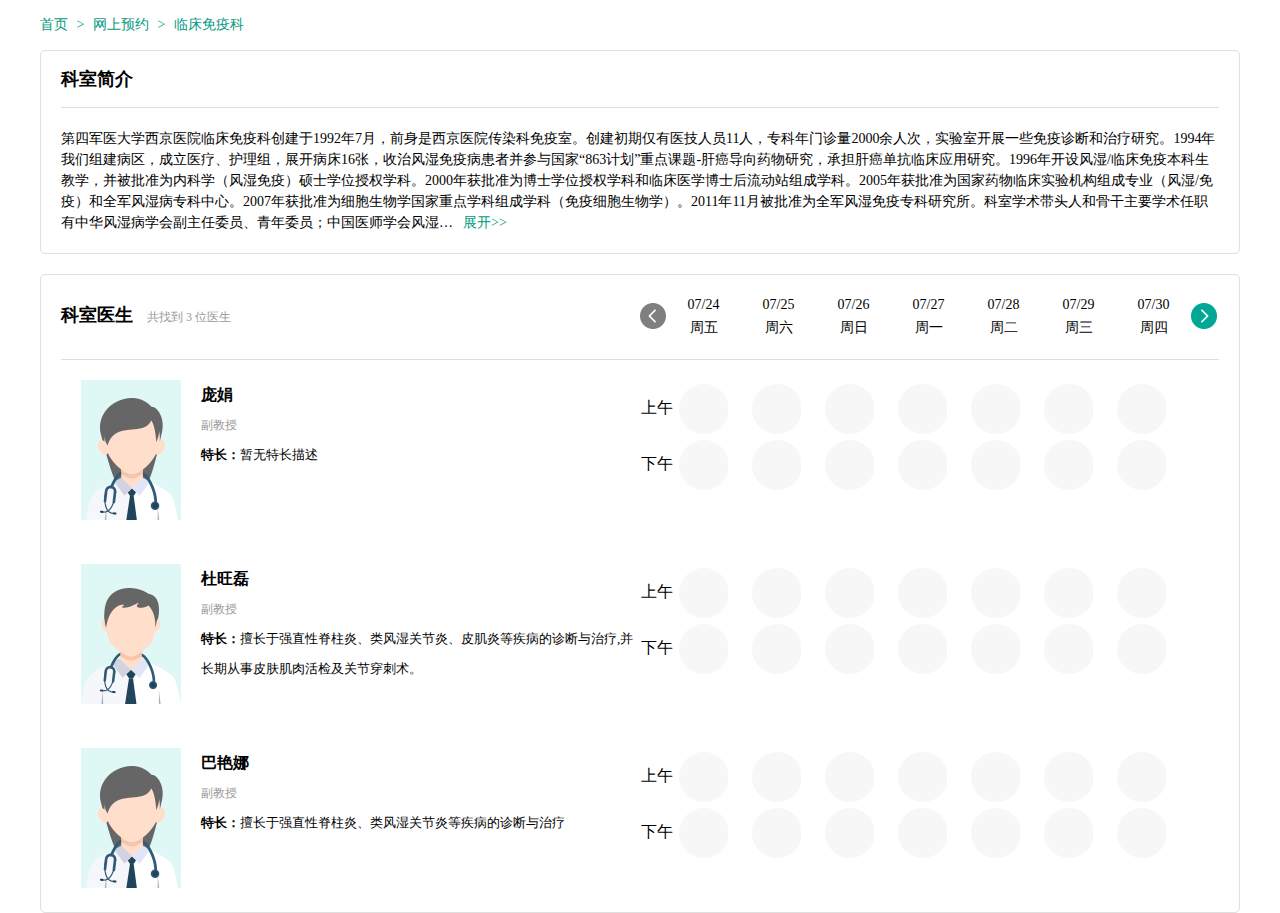
<file: WebContent/project/modules/schedule2/index.html>
<!DOCTYPE html>
<html>
<head>
<meta http-equiv="Content-Type" content="text/html; charset=UTF-8">
<title>医生排班</title>
<link type="text/css" rel="stylesheet" href="../../resource/css/base.css">
<link type="text/css" rel="stylesheet" href="../../modules/schedule2/css/index.css">
<link type="text/css" rel="stylesheet" href="../../common/lib/west1/resource/css/index.css">
</head>
<body>
<div class="wrapper">
	<div class="head font14 lineh50">
		<!-- 书写a标签时，如果不希望点击跳转，把href值写成"javascript:void(0);",一定不能空下来 -->
		<!-- 样式定义尽量共用且易读 -->
		<!-- 书写行内标签即可 a或span均可以 -->
		<span class="pad-r-5" href="javascript:void(0);">首页</span>
		>
		<span class="pad-lr-5" href="javascript:void(0);">网上预约</span>
		>
		<span class="pad-l-5" href="javascript:void(0);">临床免疫科</span>
	</div>
	<div class="dept-container">
		<div class="dept-title mar-lr-20 font18 font-w-b lineh56">
			科室简介
		</div>
		<div class="dept-desc font14 pad-all-20 line-h150">
		
		</div>
	</div>
	<div class="schedule-container mar-t-20">
		<div class="title-container pad-tb-20 mar-lr-20">
			<div class="float-l w50 lineh40">
				<span class="font18 font-w-b">科室医生</span>
				<span class="doctor-info font12 pad-l-10">
					共找到
					<span class="doctor-num">3</span>
					位医生
				</span>
			</div>
			<div class="float-r calendar w50">
			</div>
		</div>
		<div class="doctor-list mar-lr-20">
			<!-- 关于浮动问题解决方法
				1.非IE7和IE8下，使用clear:both;清除浮动带问题
				2.在IE7和IE8下，使用zoom:1清除浮动问题
			 -->
		<!--	<div class="doctor clear">
				<div class="img-container float-l pad-all-20">
					<img class="" src="/xijing/project/resource/images/default-man-doc.png">
				</div>
				<div class="float-l info mar-t-20">
					<div class="name lineh30 font-w-b">庞娟</div>
					<div class="level lineh30 font12">副教授</div>
					<div class="person-desc lineh30 font13"><span class="font-w-b">特长：</span>暂无特长信息</div>
				</div>
				<div class="float-l schedule mar-t-20"></div>
				<!-- 解决浮动方法：在父元素的最后一个位置添加div元素，并且声明样式clear:both;zoom:1
				<div style="clear:both;zoom:1"></div> 
			</div>
			-->
		</div>
	</div>
</div>

<!-- 提升页面渲染速度 -->
<!-- 在window上注入$和jQuery对象 -->
<script type="text/javascript" src="../../common/lib/jquery/jquery-1.12.3.min.js"></script>
<!-- readmore是依赖jquery的类库，所以加载时必须要放到jquery后面 -->
<script type="text/javascript" src="../../common/lib/jquery/readmore.js"></script>
<script type="text/javascript" src="../../common/lib/mustache/mustache.min.js"></script>
<!-- 在window上注入EventUtil对象 -->
<script type="text/javascript" src="../../common/lib/west1/eventutil.js"></script>
<!-- 在window上注入Calendar对象 -->
<script type="text/javascript" src="../../common/lib/west1/calendar.js"></script>

<script type="text/javascript" src="../../common/lib/west1/schedule.js"></script>
<script type="text/javascript" src="../../common/lib/requirejs/require-min.js" 
	data-main="../../modules/schedule2/index.js"></script>
</body>
</html>
</file>
<file: WebContent/project/resource/css/base.css>
@charset "UTF-8";
body{
	font-family:微软雅黑;
}
/**padding**/
.pad-r-5{
	padding-right: 5px;	
}

.pad-l-5{
	padding-left:5px;
}
.pad-l-10{
	padding-left:10px;
}
.pad-l-20{padding-left:20px;}
.pad-lr-5{
	padding-left: 5px;
	padding-right: 5px;
}
.pad-t-20{
	padding-top:20px;
}
.pad-all-20{
	padding: 20px;
}
.pad-tb-20{
	padding-top: 20px;
	padding-bottom: 20px;
}

/**font**/
.font12{font-size:12px;}
.font13{font-size:13px;}
.font14{font-size: 14px;}
.font18{font-size: 18px;}
.font-w-b{font-weight: bold;}


/**line-height**/
/* lineh前缀代表样式内部会声明height和line-height，用于修饰单行文本情况， */
/* line-h前缀代表样式内部仅声明line-height,用于修饰多行文本情况 */
.lineh30{
	line-height: 30px;
	height: 30px;
}
.lineh40{
	line-height: 40px;
	height: 40px;
}
.lineh44{
	line-height: 44px;
	height: 44px;
}
.lineh50{
	line-height: 50px;
	height: 50px;
}
.lineh56{
	line-height: 56px;
	height: 56px;
}

.line-h150{
	line-height:150%;
}

/**margin**/
.mar-t-20{
	margin-top:20px;
}
.mar-lr-20{
	margin-left:20px;
	margin-right:20px;
}

/**浮动基础样式**/
.float-l{
	float:left;
}
.float-r{
	float:right;
}

/**宽度基础样式**/
.w50{width: 50%}

/**
**css的伪类，帮助清除浮动
* 是在当前dom元素的子元素的最后位置放置一个div
*/
.clear:after{
	clear:both;
	content:"";
	height:0px;
	visibility:hidden;/*内容不显示，但是页面上还是会占用空间*/
	display:block;/*按照块状元素展示*/
}
.clear {
	/*IE7,IE8 下面清除浮动*/
    zoom: 1;
}
</file>
<file: WebContent/project/modules/schedule2/css/index.css>
@CHARSET "UTF-8";
html,body{
	margin:0px;
	padding:0px;
	width:100%;
	height:100%;
}
/**.calendar-container{
	width:579px;
	height:44px;
}
.schedule-container{
	width:579px;
	height:180px;
}**/
.wrapper{
	width: 1200px;
	margin:0 auto;
}
.head{
	color: #059981;
}
.dept-container{
	border: 1px solid #dfdfdf;
	border-radius: 5px;
}
.schedule-container{
	border: 1px solid #dfdfdf;
	border-radius: 5px;
}
.dept-title{
	border-bottom: 1px solid #dfdfdf;
}
.read-more{
	text-decoration:none;
	color:#059981;
}
.doctor-info{
	color:#999;
}

.schedule-container .title-container{
	height:44px;
	border-bottom: 1px solid #dfdfdf;
}
.schedule-container .title-container .calendar{
	height:44px;
}
.doctor{
	width:1200px;
}

.doctor .info{
	width: 440px;
}
.doctor .schedule{
	width: 560px;
}
.doctor .level{
	color:#999;
}
</file>
<file: WebContent/project/common/lib/west1/resource/css/index.css>
@CHARSET "UTF-8";

*{
	margin:0;
	padding:0;
}
.container-ul{
	
	font-size:14px;
	float:left;
	height:44px;
	
}
.container-ul-li{
	width:55px;
	float:left;
	list-style:none;
	margin:0 10px;
}




.container-week{
	font-size:14px;
	font-family:微软雅黑;
	margin-top:6px;
	text-align:center;
}
.container-date{
	margin-top:2px;
	text-align:center;
}
.container-img-lastBtn-disable{
	width:26px;
	height:26px;
	float:left;
	margin-top:8px;
    cursor:not-allowed;
	background:url(../images/last_s_disable.png) no-repeat;
}
.container-img-nextBtn-disable{
	width:26px;
	height:26px;
	float:left;
	margin-top:8px;
	 cursor:not-allowed;
	background:url(../images/next_s_disable.png) no-repeat;
}
.container-img-lastBtn-enable{
	width:26px;
	height:26px;
	float:left;
	margin-top:8px;
	cursor:pointer;
	background:url(../images/last_s_enable.png) no-repeat;
}
.container-img-nextBtn-enable{
	width:26px;
	height:26px;
	float:left;
	margin-top:8px;
	cursor:pointer;
	background:url(../images/next_s_enable.png) no-repeat;
}

.container-img-lastBtn-hover{
	width:26px;
	height:26px;
	float:left;
	margin-top:8px;
	background:url(../images/last_s_h.png) no-repeat;
}
.container-img-nextBtn-hover{
	width:26px;
	height:26px;
	float:left;
	margin-top:8px;
	background:url(../images/next_s_h.png) no-repeat;
}

/* schedule 的css */
.schedule-am,.schedule-pm{
	height:55px;
	width:579px;
	line-height:55px;
}
.schedule-am li,.schedule-pm li{
	float:left;
	list-style:none;
	
}

.schedule-am li.li-amtext,.schedule-pm .li-pmtext{
	margin-right:5px;
	
}
.schedule-disable{
	width:50px;
	height:53px;
	margin-right:23px;
	margin-top:3px;
	background:url(../images/disable_circle.png);
}
.schedule-enable{
	width:50px;
	height:53px;
	margin-right:23px;
	margin-top:3px;
	background:url(../images/enable_circle.png);
}
.schedule-enable-hover{
	background-image:url(../images/enable_circle_hover.png);
}
.schedule-booked{
	width:50px;
	height:53px;
	margin-right:23px;
	margin-top:3px;
	background:url(../images/appoint_booked.png);
}
.schedule-outer-service{
	width:50px;
	height:53px;
	margin-right:23px;
	margin-top:3px;
	background:url(../images/out_service.png);
}
.schedule-tooltip{
	position:absolute;
	z-index:10;
	height:64px;
	width:166px;
	line-height:70px;
	font-size:14px;
	text-align:center;
	background-image:url(../images/tooltip_bg.png);
}
</file>
